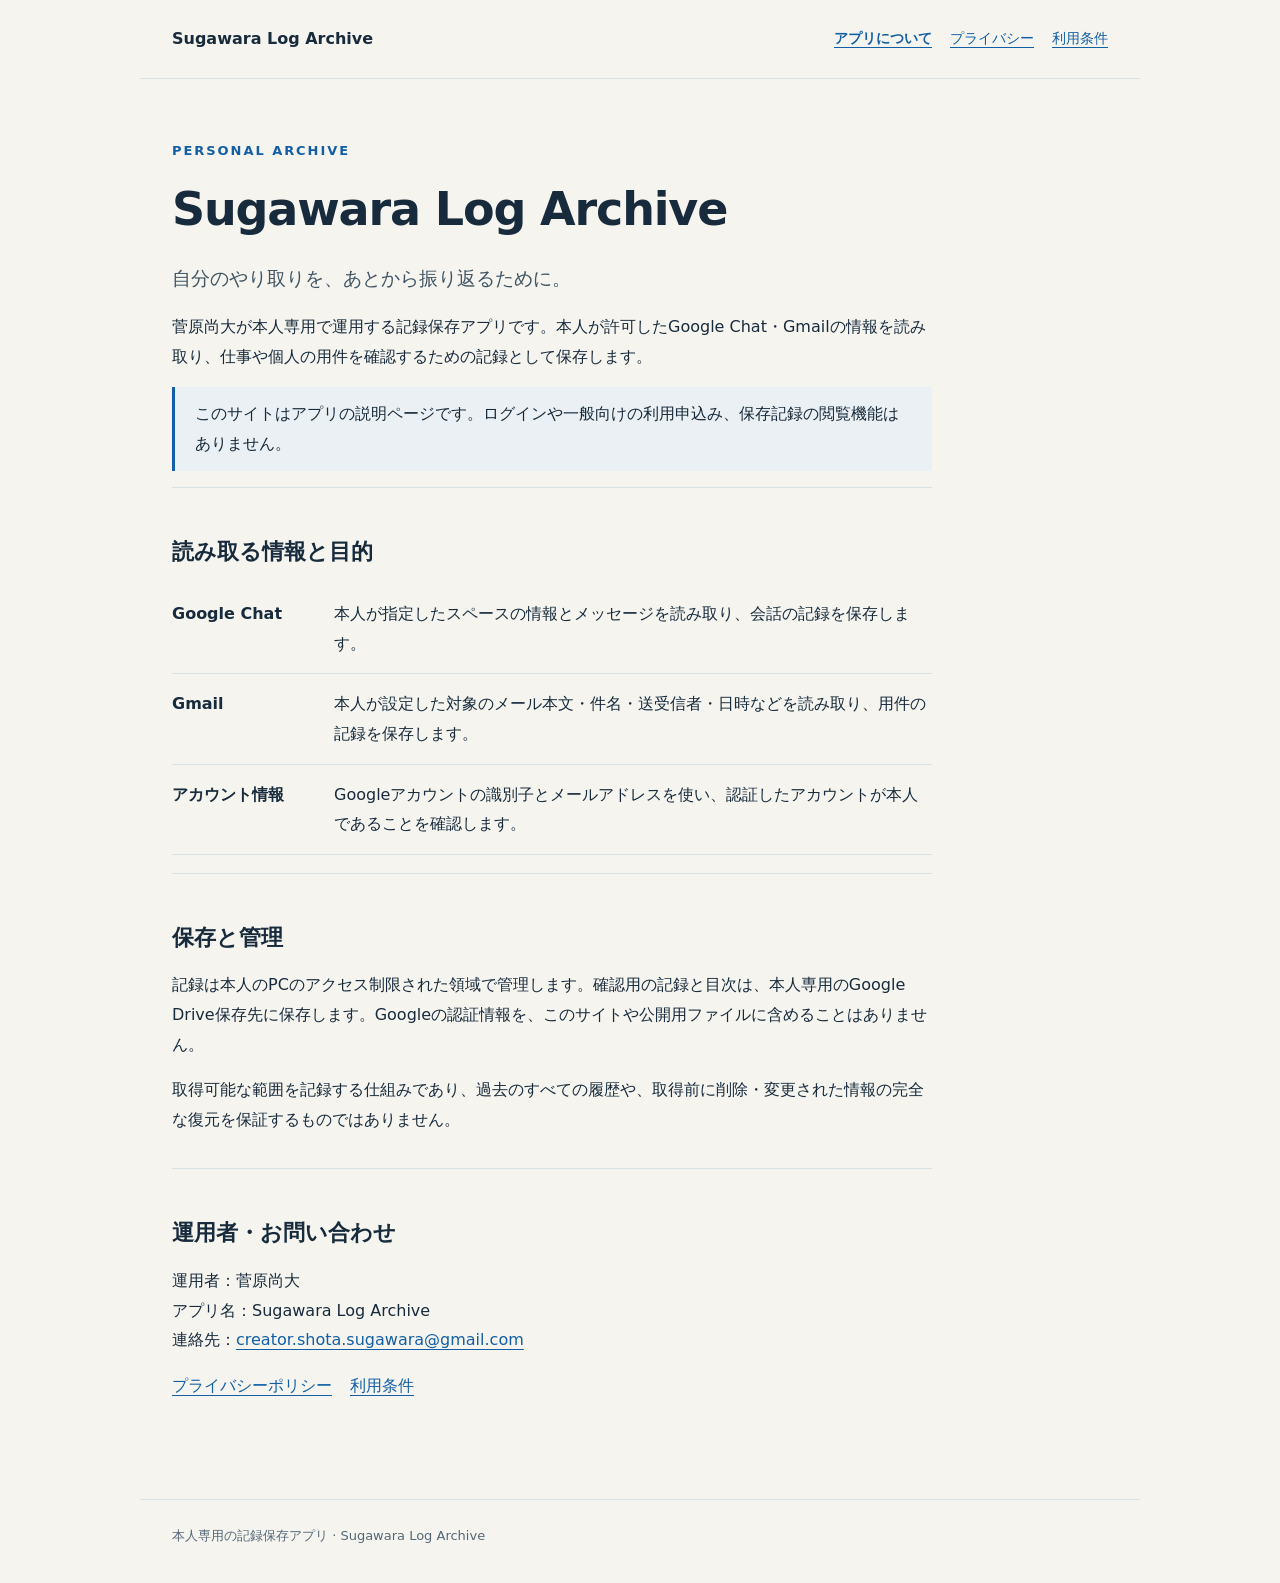
<file: index.html>
<!doctype html><html lang="ja"><head><meta charset="utf-8">
<meta name="google-site-verification" content="Y6SXFN-DAXdwPB2IzSuPb-5NegjJR2Gw8-0oX7tig8Q">
<meta http-equiv="Content-Security-Policy" content="default-src 'none'; style-src 'self'; base-uri 'none'; form-action 'none'; object-src 'none'">
<meta name="referrer" content="no-referrer"><meta name="viewport" content="width=device-width,initial-scale=1"><meta name="robots" content="noindex"><meta name="description" content="本人専用の記録保存アプリ Sugawara Log Archive の説明と情報の取扱い。"><title>Sugawara Log Archive</title><link rel="stylesheet" href="style.css"></head><body><header><a class="brand" href="index.html">Sugawara Log Archive</a><nav aria-label="ページ"><a href="index.html" aria-current="page">アプリについて</a><a href="privacy.html">プライバシー</a><a href="terms.html">利用条件</a></nav></header><main><p class="eyebrow">PERSONAL ARCHIVE</p><h1>Sugawara Log Archive</h1><p class="lead">自分のやり取りを、あとから振り返るために。</p><div class="content"><p>菅原尚大が本人専用で運用する記録保存アプリです。本人が許可したGoogle Chat・Gmailの情報を読み取り、仕事や個人の用件を確認するための記録として保存します。</p><p class="note">このサイトはアプリの説明ページです。ログインや一般向けの利用申込み、保存記録の閲覧機能はありません。</p><section><h2>読み取る情報と目的</h2><div class="scope"><strong>Google Chat</strong><span>本人が指定したスペースの情報とメッセージを読み取り、会話の記録を保存します。</span></div><div class="scope"><strong>Gmail</strong><span>本人が設定した対象のメール本文・件名・送受信者・日時などを読み取り、用件の記録を保存します。</span></div><div class="scope"><strong>アカウント情報</strong><span>Googleアカウントの識別子とメールアドレスを使い、認証したアカウントが本人であることを確認します。</span></div></section><section><h2>保存と管理</h2><p>記録は本人のPCのアクセス制限された領域で管理します。確認用の記録と目次は、本人専用のGoogle Drive保存先に保存します。Googleの認証情報を、このサイトや公開用ファイルに含めることはありません。</p><p>取得可能な範囲を記録する仕組みであり、過去のすべての履歴や、取得前に削除・変更された情報の完全な復元を保証するものではありません。</p></section><section><h2>運用者・お問い合わせ</h2><p>運用者：菅原尚大<br>アプリ名：Sugawara Log Archive<br><span class="contact">連絡先：<a href="mailto:creator.shota.sugawara@gmail.com">creator.shota.sugawara@gmail.com</a></span></p><p class="links"><a href="privacy.html">プライバシーポリシー</a><a href="terms.html">利用条件</a></p></section></div></main><footer>本人専用の記録保存アプリ · Sugawara Log Archive</footer></body></html>
</file>
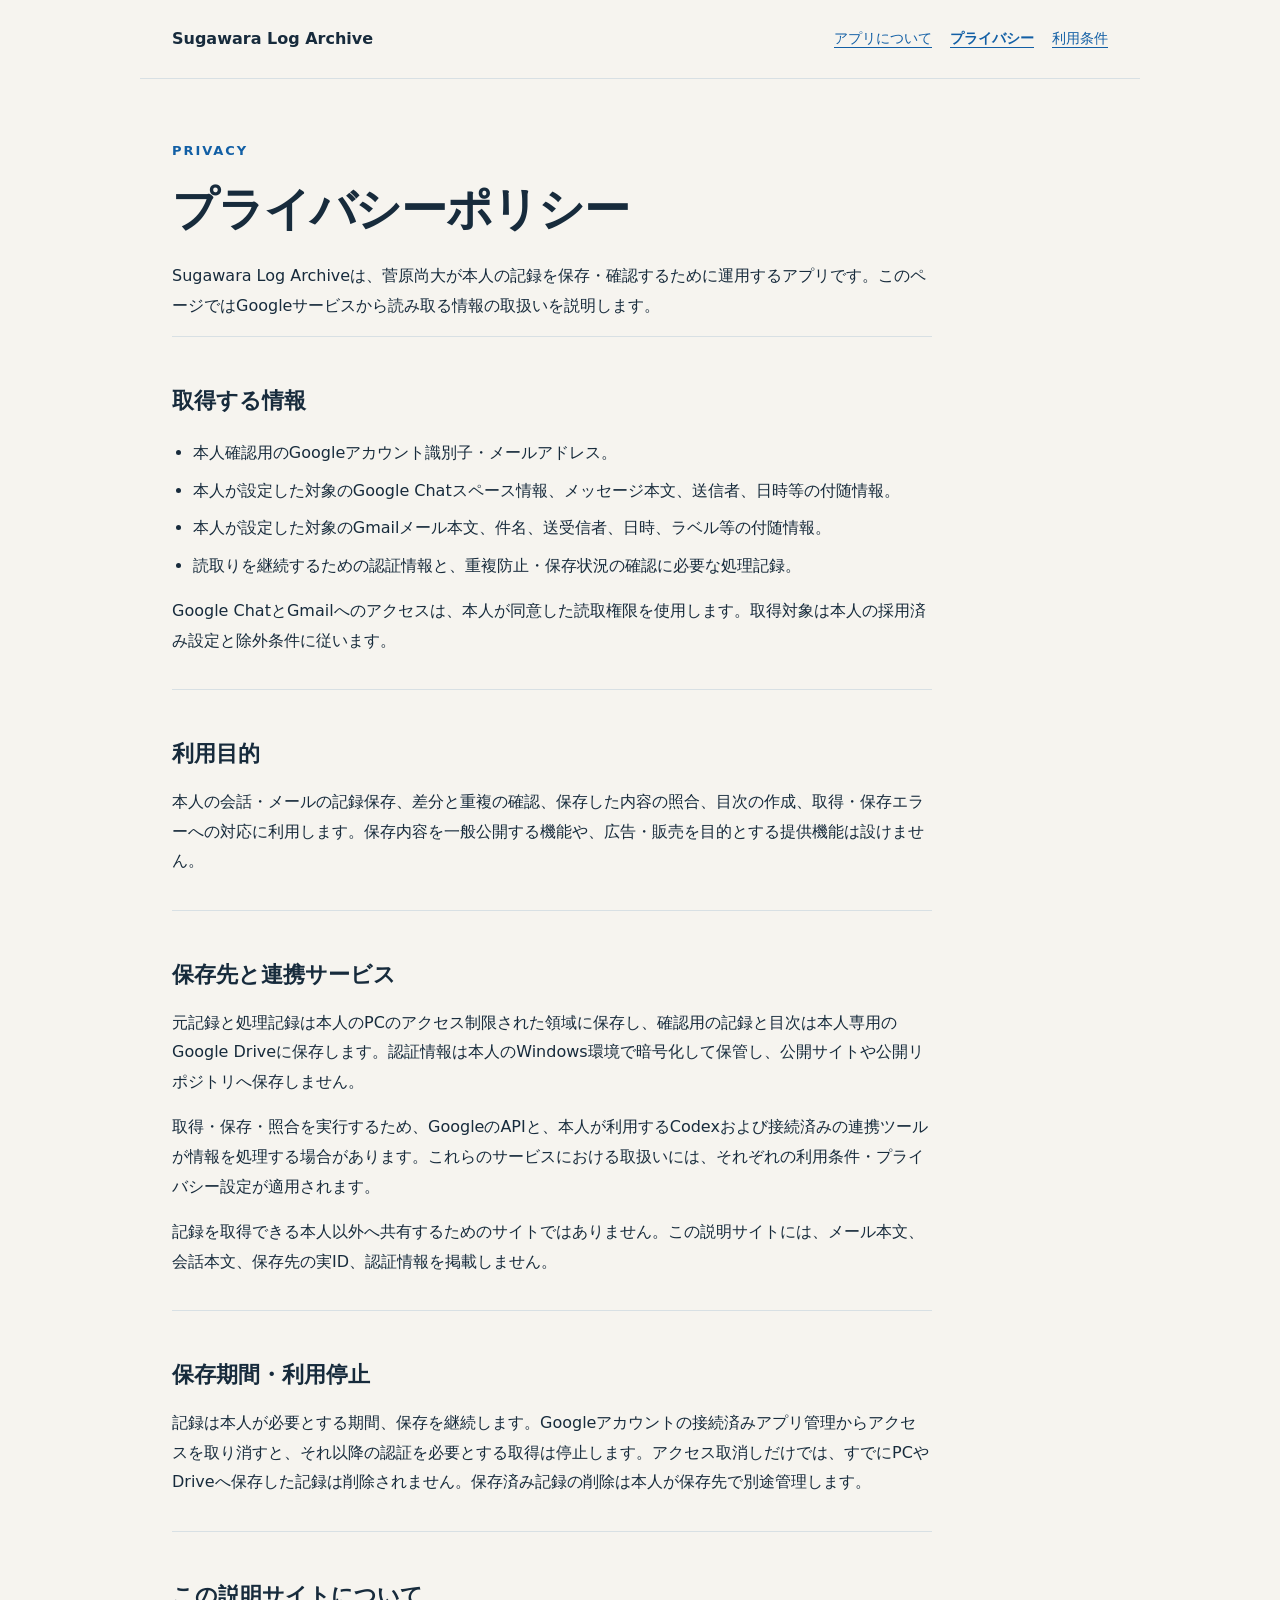
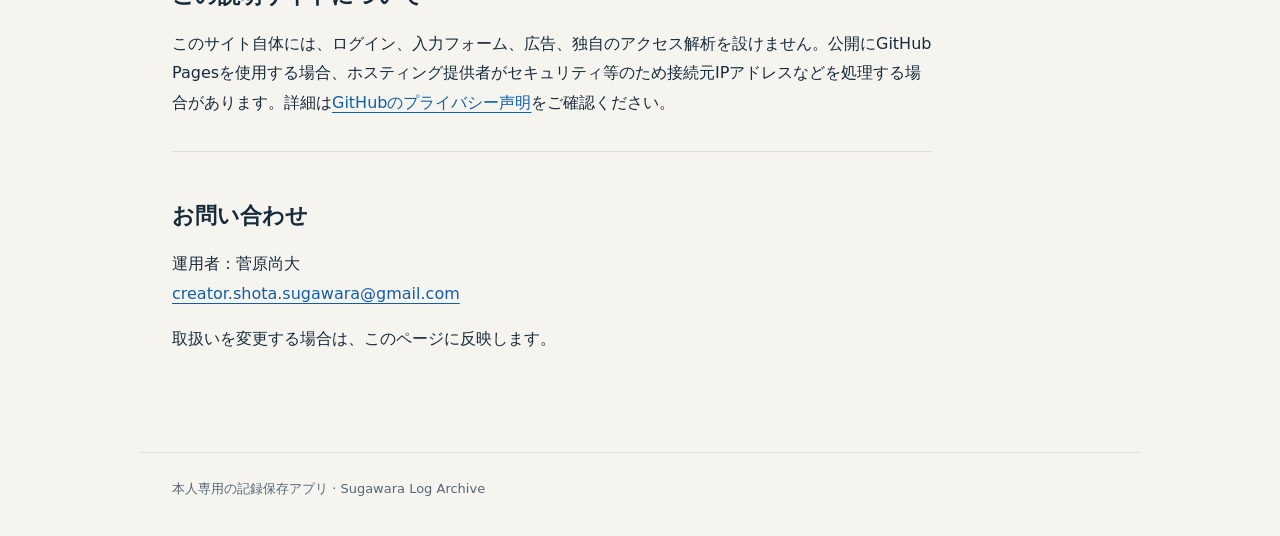
<file: privacy.html>
<!doctype html><html lang="ja"><head><meta charset="utf-8">
<meta http-equiv="Content-Security-Policy" content="default-src 'none'; style-src 'self'; base-uri 'none'; form-action 'none'; object-src 'none'">
<meta name="referrer" content="no-referrer"><meta name="viewport" content="width=device-width,initial-scale=1"><meta name="robots" content="noindex"><meta name="description" content="本人専用の記録保存アプリ Sugawara Log Archive の説明と情報の取扱い。"><title>プライバシーポリシー | Sugawara Log Archive</title><link rel="stylesheet" href="style.css"></head><body><header><a class="brand" href="index.html">Sugawara Log Archive</a><nav aria-label="ページ"><a href="index.html">アプリについて</a><a href="privacy.html" aria-current="page">プライバシー</a><a href="terms.html">利用条件</a></nav></header><main><p class="eyebrow">PRIVACY</p><h1>プライバシーポリシー</h1><div class="content"><p>Sugawara Log Archiveは、菅原尚大が本人の記録を保存・確認するために運用するアプリです。このページではGoogleサービスから読み取る情報の取扱いを説明します。</p><section><h2>取得する情報</h2><ul><li>本人確認用のGoogleアカウント識別子・メールアドレス。</li><li>本人が設定した対象のGoogle Chatスペース情報、メッセージ本文、送信者、日時等の付随情報。</li><li>本人が設定した対象のGmailメール本文、件名、送受信者、日時、ラベル等の付随情報。</li><li>読取りを継続するための認証情報と、重複防止・保存状況の確認に必要な処理記録。</li></ul><p>Google ChatとGmailへのアクセスは、本人が同意した読取権限を使用します。取得対象は本人の採用済み設定と除外条件に従います。</p></section><section><h2>利用目的</h2><p>本人の会話・メールの記録保存、差分と重複の確認、保存した内容の照合、目次の作成、取得・保存エラーへの対応に利用します。保存内容を一般公開する機能や、広告・販売を目的とする提供機能は設けません。</p></section><section><h2>保存先と連携サービス</h2><p>元記録と処理記録は本人のPCのアクセス制限された領域に保存し、確認用の記録と目次は本人専用のGoogle Driveに保存します。認証情報は本人のWindows環境で暗号化して保管し、公開サイトや公開リポジトリへ保存しません。</p><p>取得・保存・照合を実行するため、GoogleのAPIと、本人が利用するCodexおよび接続済みの連携ツールが情報を処理する場合があります。これらのサービスにおける取扱いには、それぞれの利用条件・プライバシー設定が適用されます。</p><p>記録を取得できる本人以外へ共有するためのサイトではありません。この説明サイトには、メール本文、会話本文、保存先の実ID、認証情報を掲載しません。</p></section><section><h2>保存期間・利用停止</h2><p>記録は本人が必要とする期間、保存を継続します。Googleアカウントの接続済みアプリ管理からアクセスを取り消すと、それ以降の認証を必要とする取得は停止します。アクセス取消しだけでは、すでにPCやDriveへ保存した記録は削除されません。保存済み記録の削除は本人が保存先で別途管理します。</p></section><section><h2>この説明サイトについて</h2><p>このサイト自体には、ログイン、入力フォーム、広告、独自のアクセス解析を設けません。公開にGitHub Pagesを使用する場合、ホスティング提供者がセキュリティ等のため接続元IPアドレスなどを処理する場合があります。詳細は<a href="https://docs.github.com/en/site-policy/privacy-policies/github-general-privacy-statement">GitHubのプライバシー声明</a>をご確認ください。</p></section><section><h2>お問い合わせ</h2><p>運用者：菅原尚大<br><span class="contact"><a href="mailto:creator.shota.sugawara@gmail.com">creator.shota.sugawara@gmail.com</a></span></p><p>取扱いを変更する場合は、このページに反映します。</p></section></div></main><footer>本人専用の記録保存アプリ · Sugawara Log Archive</footer></body></html>
</file>
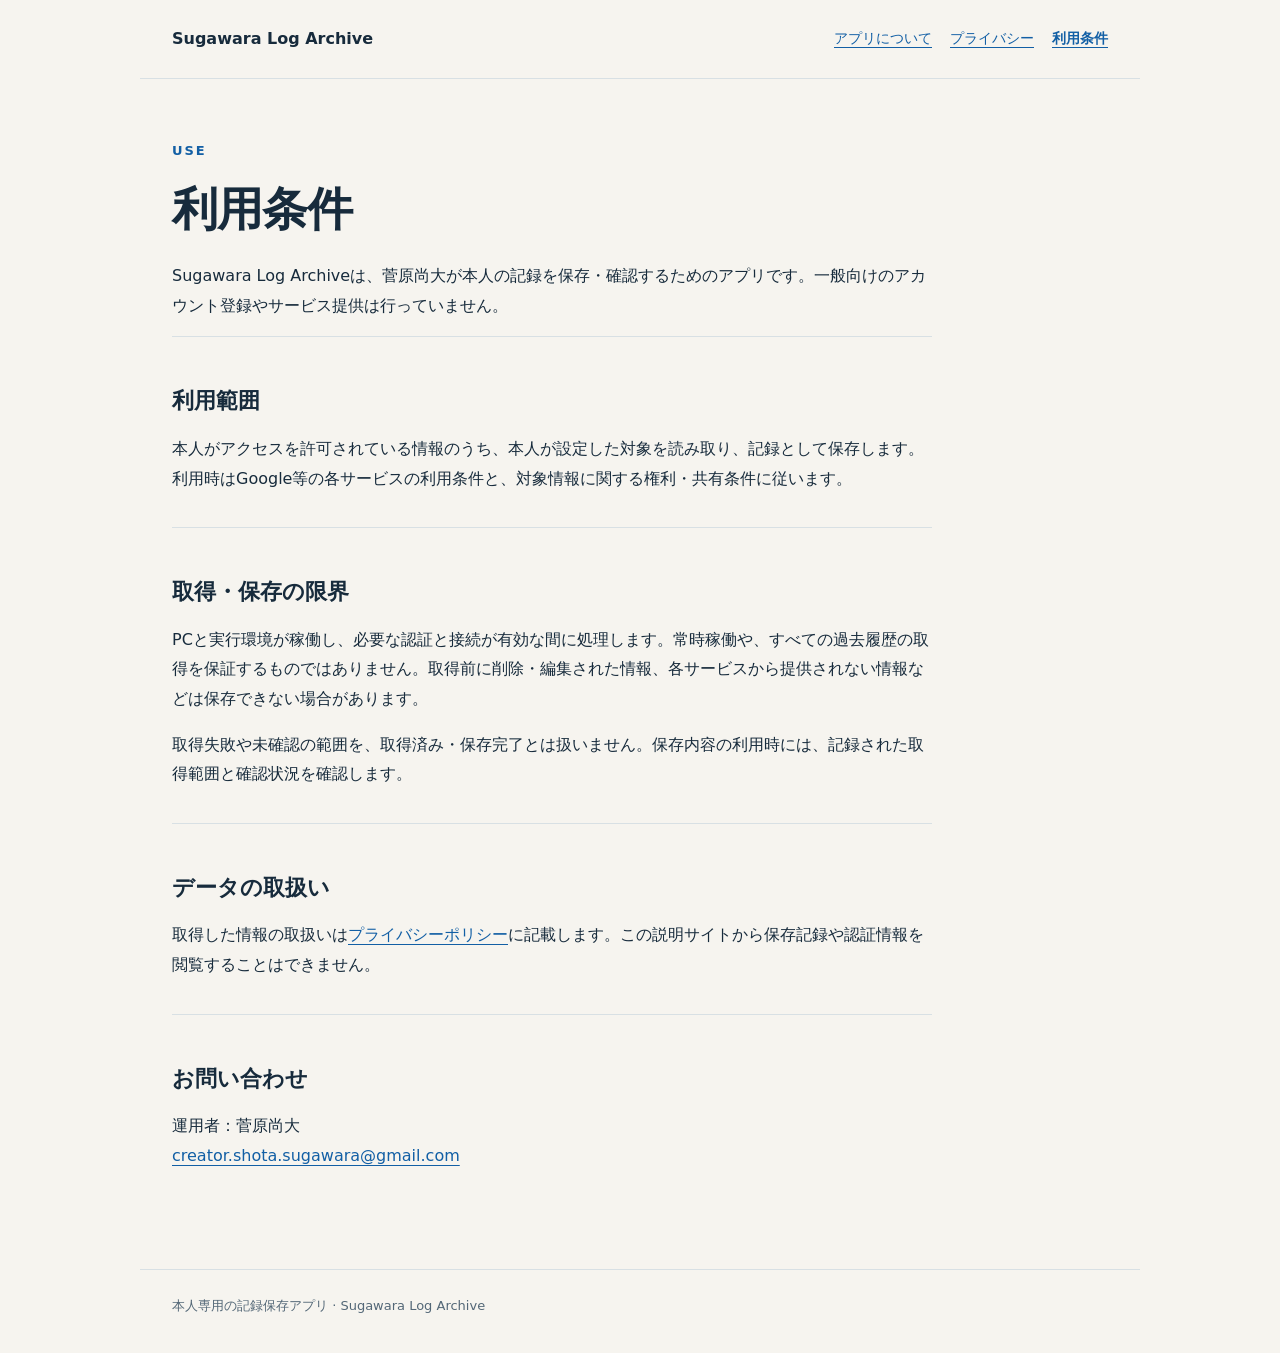
<file: terms.html>
<!doctype html><html lang="ja"><head><meta charset="utf-8">
<meta http-equiv="Content-Security-Policy" content="default-src 'none'; style-src 'self'; base-uri 'none'; form-action 'none'; object-src 'none'">
<meta name="referrer" content="no-referrer"><meta name="viewport" content="width=device-width,initial-scale=1"><meta name="robots" content="noindex"><meta name="description" content="本人専用の記録保存アプリ Sugawara Log Archive の説明と情報の取扱い。"><title>利用条件 | Sugawara Log Archive</title><link rel="stylesheet" href="style.css"></head><body><header><a class="brand" href="index.html">Sugawara Log Archive</a><nav aria-label="ページ"><a href="index.html">アプリについて</a><a href="privacy.html">プライバシー</a><a href="terms.html" aria-current="page">利用条件</a></nav></header><main><p class="eyebrow">USE</p><h1>利用条件</h1><div class="content"><p>Sugawara Log Archiveは、菅原尚大が本人の記録を保存・確認するためのアプリです。一般向けのアカウント登録やサービス提供は行っていません。</p><section><h2>利用範囲</h2><p>本人がアクセスを許可されている情報のうち、本人が設定した対象を読み取り、記録として保存します。利用時はGoogle等の各サービスの利用条件と、対象情報に関する権利・共有条件に従います。</p></section><section><h2>取得・保存の限界</h2><p>PCと実行環境が稼働し、必要な認証と接続が有効な間に処理します。常時稼働や、すべての過去履歴の取得を保証するものではありません。取得前に削除・編集された情報、各サービスから提供されない情報などは保存できない場合があります。</p><p>取得失敗や未確認の範囲を、取得済み・保存完了とは扱いません。保存内容の利用時には、記録された取得範囲と確認状況を確認します。</p></section><section><h2>データの取扱い</h2><p>取得した情報の取扱いは<a href="privacy.html">プライバシーポリシー</a>に記載します。この説明サイトから保存記録や認証情報を閲覧することはできません。</p></section><section><h2>お問い合わせ</h2><p>運用者：菅原尚大<br><span class="contact"><a href="mailto:creator.shota.sugawara@gmail.com">creator.shota.sugawara@gmail.com</a></span></p></section></div></main><footer>本人専用の記録保存アプリ · Sugawara Log Archive</footer></body></html>
</file>
<file: style.css>
:root{color-scheme:light;--ink:#172b3c;--muted:#536777;--blue:#125fa5;--line:#d8e0e4;--paper:#f6f4ef}*{box-sizing:border-box}body{margin:0;background:var(--paper);color:var(--ink);font-family:"Yu Gothic UI","Meiryo",system-ui,sans-serif;line-height:1.85}a{color:var(--blue);text-underline-offset:4px}a:focus-visible{outline:3px solid #db8c29;outline-offset:5px}header,main,footer{max-width:1000px;margin:auto;padding:24px 32px}header{display:flex;justify-content:space-between;gap:20px;align-items:center;border-bottom:1px solid var(--line)}.brand{font-weight:750;text-decoration:none;color:var(--ink)}nav{display:flex;flex-wrap:wrap;gap:18px;font-size:14px}nav [aria-current]{font-weight:750}.eyebrow{color:var(--blue);font-weight:750;font-size:13px;letter-spacing:.15em;margin:36px 0 14px}h1{font-size:clamp(30px,5vw,46px);line-height:1.4;letter-spacing:-.025em;margin:0 0 20px}h2{font-size:22px;margin:36px 0 12px}p{margin:0 0 16px}.lead{font-size:19px;max-width:740px;color:#405563}.content{max-width:760px}section{padding:8px 0 18px;border-top:1px solid var(--line)}ul{padding-left:1.3em}li{margin:8px 0}.scope{display:grid;grid-template-columns:150px 1fr;gap:12px;padding:15px 0;border-bottom:1px solid var(--line)}.scope strong{font-size:16px}.small,footer{font-size:13px;color:var(--muted)}footer{border-top:1px solid var(--line);margin-top:40px;padding-bottom:35px}.contact{overflow-wrap:anywhere}.note{border-left:3px solid var(--blue);padding:12px 20px;background:#eaf0f3}.links{display:flex;flex-wrap:wrap;gap:18px}@media(max-width:650px){header{display:block}nav{margin-top:12px;gap:12px}header,main,footer{padding:20px}.scope{grid-template-columns:1fr;gap:0}.eyebrow{margin-top:20px}}
</file>
